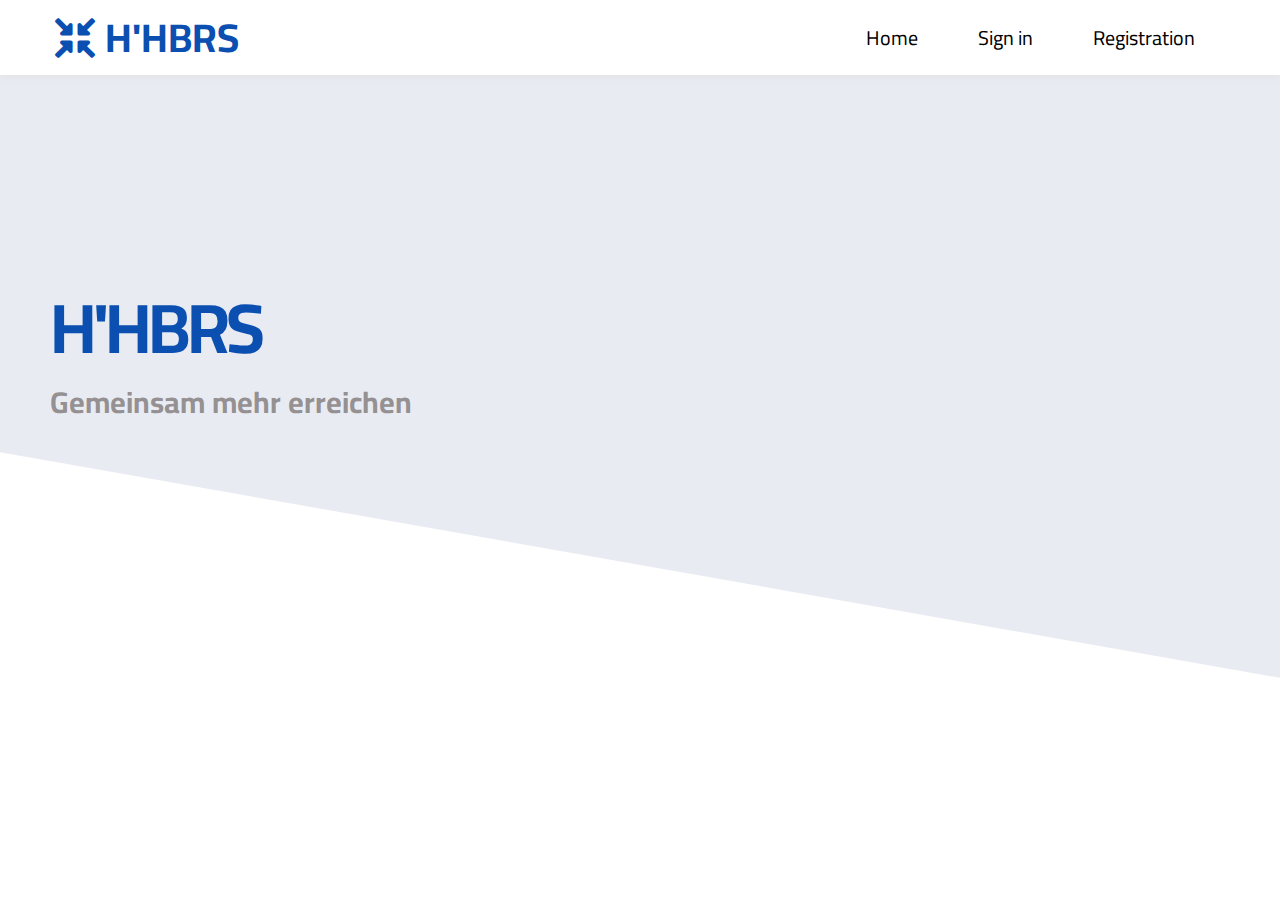
<file: index.html>
<!DOCTYPE html>
<html lang="en">
<head>
    <meta charset="UTF-8">
    <meta http-equiv="X-UA-Compatible" content="IE=edge">
    <meta name="viewport" content="width=device-width, initial-scale=1.0">
    <title>Home Page</title>
    <link rel="stylesheet" href="style/master.css">
    <!-- Font Awesome Library -->
    <link rel="stylesheet" href="style/all.min.css">
    <!-- Google Fonts -->
    <link rel="preconnect" href="https://fonts.googleapis.com" />
    <link rel="preconnect" href="https://fonts.gstatic.com" crossorigin />
    <link
    href="https://fonts.googleapis.com/css2?family=Cairo:wght@300;400;700&display=swap"
        rel="stylesheet"
    />
</head>
<body>

    <!-- Start Header  -->
    <header id="header">
        <div class="container">
            <a href="index.html" class="logo"> 
                <i class="fa-solid fa-minimize"></i>
                H'HBRS
                </a>
            <ul class="main-nav">
                <li>
                    <a href="index.html">Home</a>
                </li>
                <li>
                    <a href="sign-in-page.html">Sign in </a>
                </li>
                <li>
                    <a href="registration-page.html">Registration</a>
                </li>
            </ul>
        </div>
    </header>
    <!-- End Header  -->

    <!-- Start Landing  -->
    <div class="landing">
    </div>
    <!-- End Landing  -->

    <!-- Start Home Section  -->
    <div class="home-page">
        <div class="text">
        <h1>H'HBRS</h1>
        <h3>Gemeinsam mehr erreichen</h3>
        </div>
    </div>
    <!-- End Home Section  -->

    




</body>
</html>
</file>
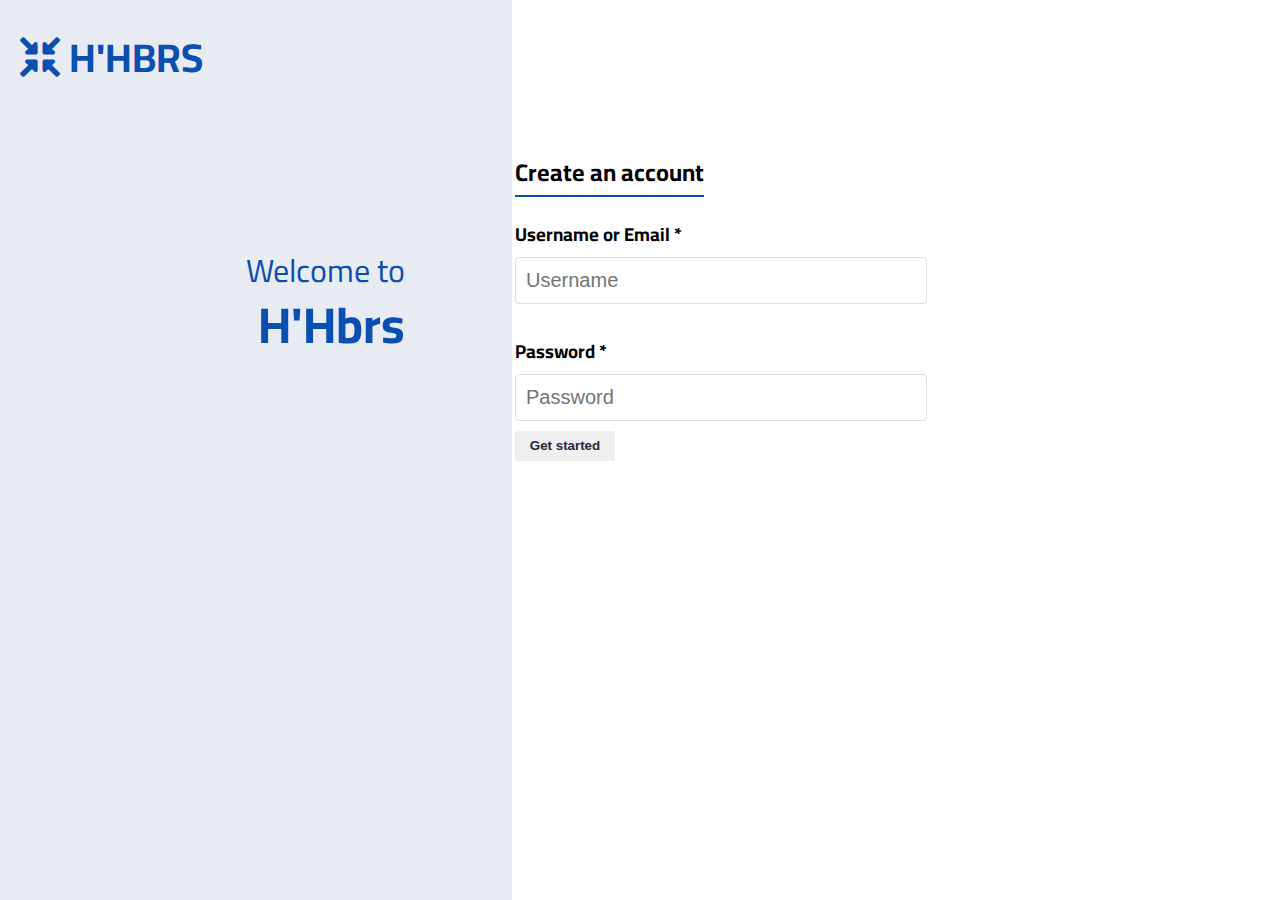
<file: registration-page.html>
<!DOCTYPE html>
<html lang="en">
    <head>
    <meta charset="UTF-8" />
    <meta http-equiv="X-UA-Compatible" content="IE=edge" />
    <meta name="viewport" content="width=device-width, initial-scale=1.0" />
    <title>User Register</title>
    <link rel="stylesheet" href="style/sign-in-page.css" />
    <!-- Font Awesome Library -->
    <link rel="stylesheet" href="style/all.min.css">
    <!-- Google Fonts -->
    <link rel="preconnect" href="https://fonts.googleapis.com" />
    <link rel="preconnect" href="https://fonts.gstatic.com" crossorigin />
    <link
        href="https://fonts.googleapis.com/css2?family=Cairo:wght@300;400;700&display=swap"
        rel="stylesheet"
    />
    </head>
    <body>

    <!-- Start Sign In Page  -->
<div class="sign-in">
    <a href="index.html" class="logo"> 
        <i class="fa-solid fa-minimize"></i>
        H'HBRS
        </a>
    <div class="container">
        <div class="content">
            <div class="main-title">
                <p class="top_title">Welcome to</p>
                <p class="bottom_title">H'Hbrs</p>
            </div>
    
            <div class="form">
                <h2>Create an account</h2>
                <div class="input-box">
                    <div class="name-box">
                        <h3>Username or Email *</h3>
                        <input type="text" name="Username" placeholder="Username" required> 
                    </div>
                    <div class="password-box">
                        <h3>Password *</h3>
                        <input type="password" maxlength="10"  name="password"  placeholder="Password" required>
                    </div>
                </div>
                <button value="Submit">
                    <a href="index.html">Get started</a>
                </button>

            </div>
    
        </div>
    </div>

</div>

    <!-- End Sign In Page  -->
    </body>
</html>
</file>
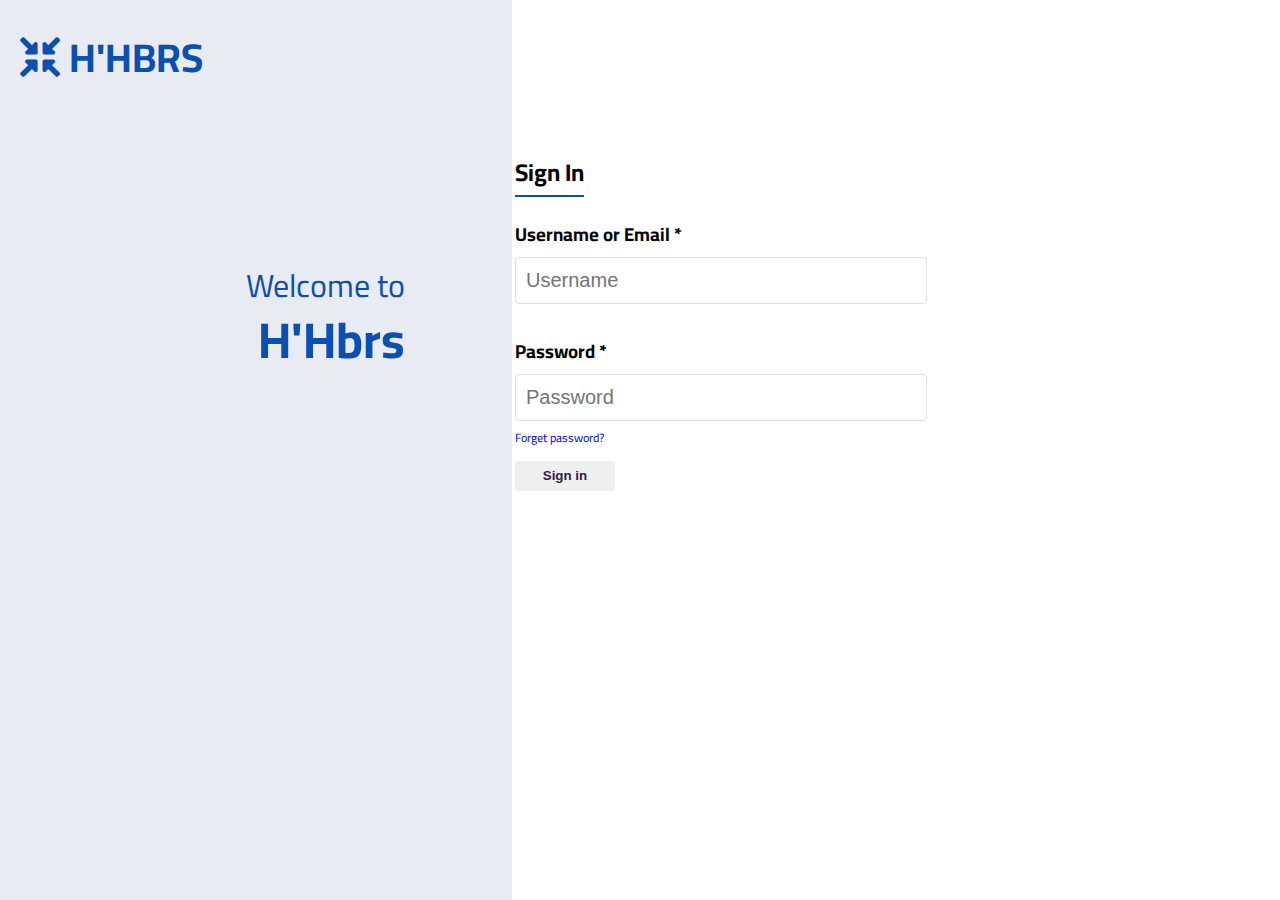
<file: sign-in-page.html>
<!DOCTYPE html>
<html lang="en">
    <head>
    <meta charset="UTF-8" />
    <meta http-equiv="X-UA-Compatible" content="IE=edge" />
    <meta name="viewport" content="width=device-width, initial-scale=1.0" />
    <title>H'HBRS Accounts</title>
    <link rel="stylesheet" href="style/sign-in-page.css" />
    <!-- Font Awesome Library -->
    <link rel="stylesheet" href="style/all.min.css">
    <!-- Google Fonts -->
    <link rel="preconnect" href="https://fonts.googleapis.com" />
    <link rel="preconnect" href="https://fonts.gstatic.com" crossorigin />
    <link
        href="https://fonts.googleapis.com/css2?family=Cairo:wght@300;400;700&display=swap"
        rel="stylesheet"
    />
    </head>
    <body>

    <!-- Start Sign In Page  -->
<div class="sign-in">
    <a href="index.html" class="logo"> 
        <i class="fa-solid fa-minimize"></i>
        H'HBRS
        </a>
    <div class="container">
        <div class="content">
            <div class="main-title">
                <p class="top_title">Welcome to</p>
                <p class="bottom_title">H'Hbrs</p>
            </div>
    
            <div class="form">
                <h2>Sign In</h2>
                <div class="input-box">
                    <div class="name-box">
                        <h3>Username or Email *</h3>
                        <input type="text" name="Username" placeholder="Username" required> 
                    </div>
                    <div class="password-box">
                        <h3>Password *</h3>
                        <input type="password" maxlength="10"  name="password"  placeholder="Password" required>
                    </div>
                    <a href="index.html">Forget password?</a>
                </div>
                <button value="Submit">
                    <a href="index.html">Sign in</a>
                </button>

            </div>
    
        </div>
    </div>

</div>

    <!-- End Sign In Page  -->
    </body>
</html>
</file>
<file: style/master.css>
/* Start Global Rules */
:root{
    --main-color: #0b50b1;
}

body {
    font-family: "Cairo", sans-serif;
  }

a {
    text-decoration: none;
  }

ul {
    list-style: none;
    margin: 0;
    padding: 0;
  }

body {
      margin: 0;
  }


.container {
    padding-left: 15px;
    padding-right: 15px;
    margin-left: auto;
    margin-right: auto;
  }
  /* Small */
  @media (min-width: 768px) {
    .container {
      width: 750px;
    }
  }
  /* Medium */
  @media (min-width: 992px) {
    .container {
      width: 970px;
    }
  }
  /* Large */
  @media (min-width: 1200px) {
    .container {
      width: 1170px;
    }
  }
/* End Global Rules */




/* Start Header  */

header {
    background-color: white;
    box-shadow: 0 0 10px #ddd;
    -webkit-box-shadow: 0 0 10px #ddd;
    -moz-box-shadow: 0 0 10px #ddd;
    position: relative;
}

header .container {
    display: flex;
    justify-content: space-between;
}

@media (max-width: 767px){
    header .container{
        flex-direction: column;
    }
}

header .logo {
    color: var(--main-color);
    font-size: 40px;
    font-weight: bold;
    height: 75px;
    display: flex;
    align-items: center;
}

header .logo i {
    padding-right: 10px;
    
}

@media (max-width: 767px){
    header .container .logo{
        margin: auto;
    }
}

header .main-nav {
    display: flex;
    align-items: center;
}


@media (max-width: 767px){
    header .container .main-nav{
        margin: auto;
        text-align: center;
    }
}

header .main-nav li a {
    font-size: 20px;
    color: black;
    padding: 0 30px;
    display: flex;
    justify-content: center;
    align-items: center;
    height: 75px;
    transition: 0.3s;
}

@media (max-width: 767px){
    header .container .main-nav li a{
        margin: 0;
        padding: 10px 10px 0 ;
        text-align: center;
    }
}


header .main-nav li a:hover {
    color: var(--main-color);
    background-color: #d9dbea91;
}
/* End Header  */



/* Start Landing  */

.landing{
    position: relative;
}

.landing::before {
    content: "";
    position: absolute;
    left: 0px;
    top: -130px;
    width: 100%;
    height: 620px;
    background-color: #d9dbea91;
    z-index: -1;
    transform: skewY(10deg);
}

/* End Landing  */



/* Start Home Section */

.home-page{
    height: calc(100vh - 75px);
}

.home-page .text {
    padding: 200px 0 0 50px;
    line-height: 1.5;
}

.home-page h1{
    display: flex;
    color: var(--main-color);
    font-size: 70px;
    margin: 0;
    letter-spacing: -4px;
}

@media (max-width: 767px){
    .home-page h1{
        font-size: 50px;
    }
}

.home-page h3 {
    font-size: 30px;
    color: #908c8cf2;
    margin: 0;
}

@media (max-width: 767px){
    .home-page h3{
        font-size: 20px;
    }
}

/* End Home Section */
</file>
<file: style/sign-in-page.css>
/* Start Global Rules */
:root {
    --main-color: #0b50b1;
}

body {
  font-family: "Cairo", sans-serif;
}

a {
  text-decoration: none;
}

ul {
  list-style: none;
  margin: 0;
  padding: 0;
}

body {
  margin: 0;
}

.container {
  padding-left: 30px;
  padding-right: 30px;
  margin-left: auto;
  margin-right: auto;
}
/* Small */
@media (min-width: 768px) {
  .container {
    width: 750px;
  }
}
/* Medium */
@media (min-width: 992px) {
  .container {
    width: 970px;
  }
}
/* Large */
@media (min-width: 1200px) {
  .container {
    width: 1170px;
  }
}
/* End Global Rules */



/* Start Header  */

.sign-in {
    position: relative;

}

.sign-in::before {
    content: "";
    position: absolute;
    left: 0;
    top: 0;
    height: 100vh;
    width: 40%;
    background-color: #d9dbea91;
    z-index: -1;
}

.sign-in .logo {
    display: block;
    color: var(--main-color);
    font-size: 40px;
    font-weight: bold;
    padding: 20px 20px 30px;
    height: 80px;
}

.sign-in .content {
    display: grid;
    grid-template-columns: 350px calc(100% - 370px);
    gap: 20px;
}

.sign-in .content .main-title {
    display: grid;
    justify-content: end;
    align-items: center;
    margin: auto 0;
    color: var(--main-color);
}

.sign-in .content .main-title .top_title {
    font-size: 32px;
    font-weight: 400;
    margin: 0;
    
}
.sign-in .content .main-title .bottom_title {
    font-weight: bold;
    font-size: 50px;
    line-height: 1;
    margin: 0;
    letter-spacing: 1;
    text-align: end;
}

.sign-in .content .form {
    padding-left: 90px;
    
}

.sign-in .content .form > h2 {
    border-bottom: 2px solid var(--main-color);
    width: fit-content;
    z-index: 4;
}

.sign-in .form .input-box {
    width: 600px;
}

.sign-in .form .input-box .name-box h3{
    margin: 0px 0 5px;
}

.sign-in .form .input-box .password-box h3 {
    margin: 30px 0 5px
}


.sign-in .form .input-box input {
    width: 400px;
    padding: 10px 0 10px 10px;
    height: 25px;
    background: #fff;
    border: 1px solid #e0e0e0;
    border-radius: 4px;
    color: #272727;
    font-size: 20px;
}

.sign-in .form .input-box input:focus {
    outline: none;
}

.sign-in .form .input-box a {
    font-size: 12px;
}

.sign-in .form button {
    height: 30px;
    width: 100px;
    margin-top: 10px;
    border: none;
    font-weight: bold;
    border-radius: 5%;
    cursor: pointer;
    
}

.sign-in .form button a {
  color: rgb(47, 34, 62);
}

/* End Header  */
</file>
